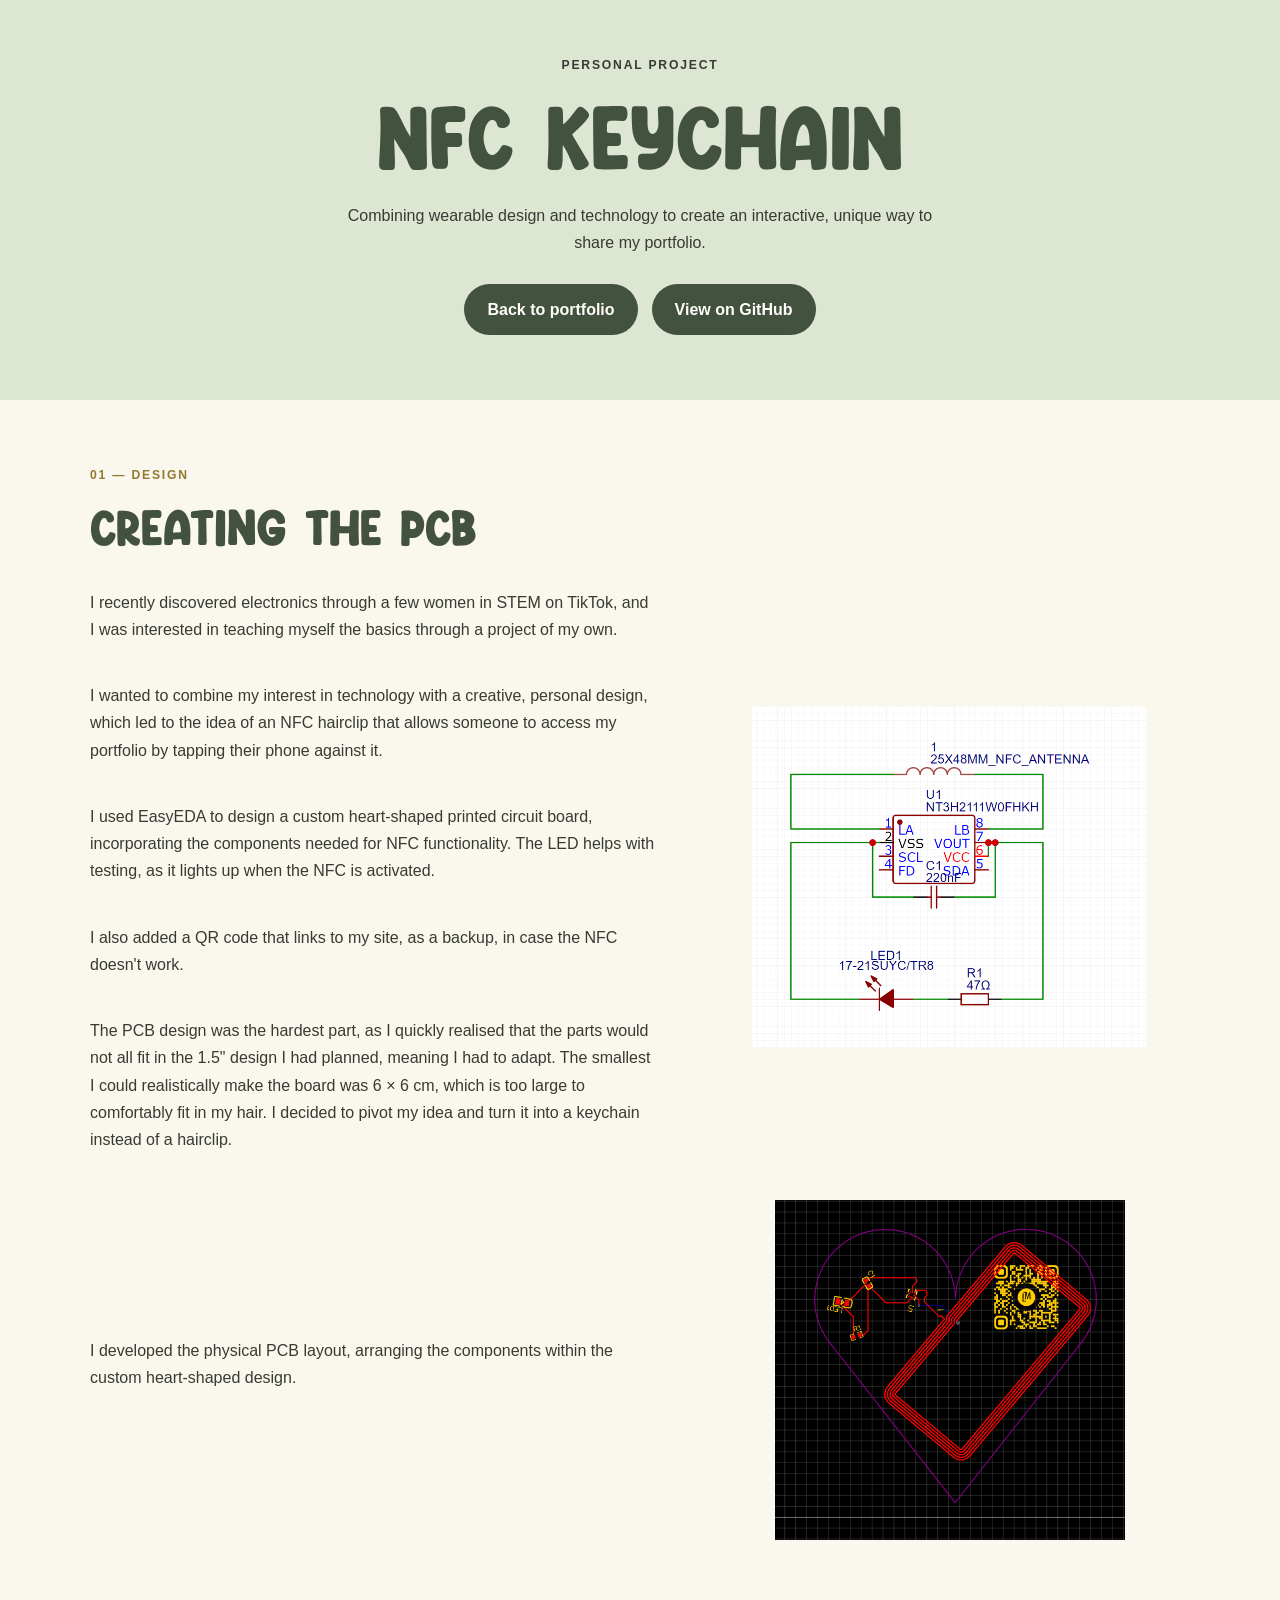
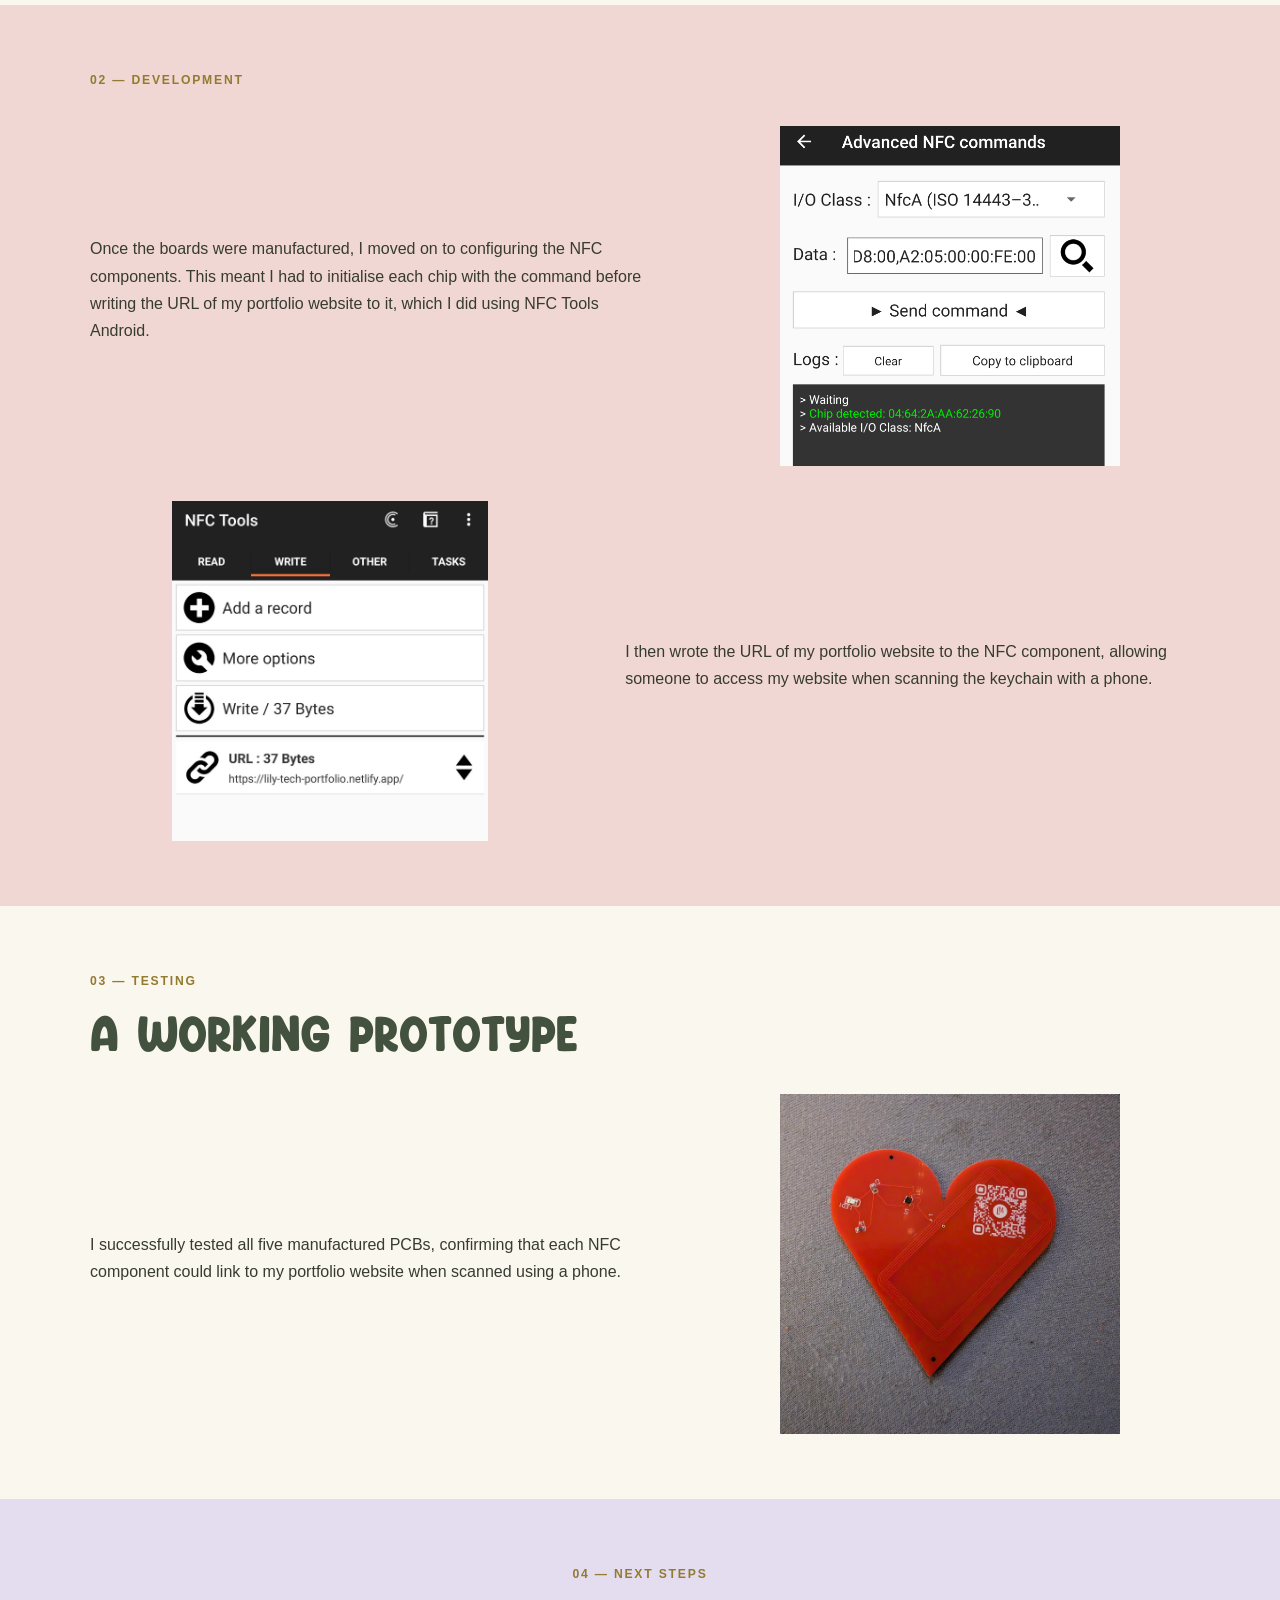
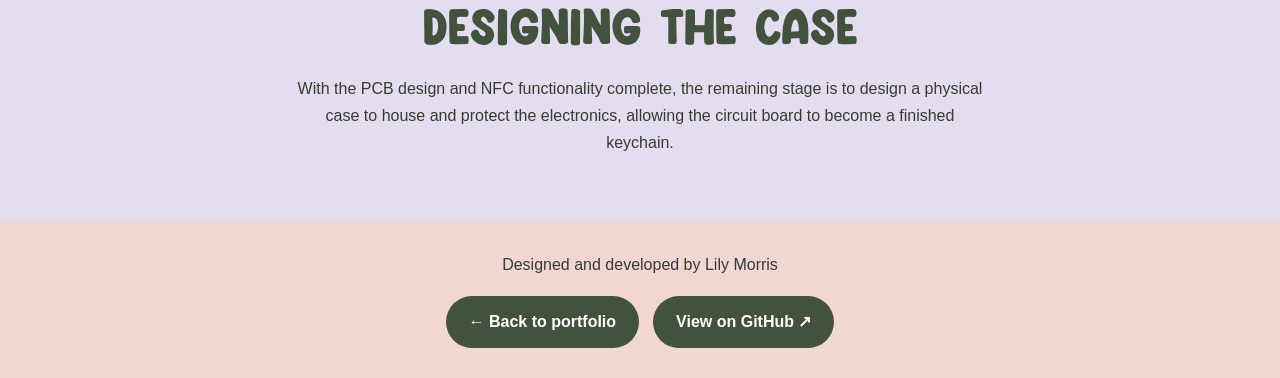
<file: nfc-hairclip.html>
<!DOCTYPE html>
<html lang="en">
<head>
    <meta charset="UTF-8">
    <meta name="viewport" content="width=device-width, initial-scale=1.0">
    <meta name="description" content="A wearable NFC keychain project combining PCB design, NFC technology and creative development.">
    <title>Lily | NFC Keychain Project</title>

    <link rel="stylesheet" href="style.css">
</head>

<body>

    <header class="project-header">
        <p class="eyebrow">PERSONAL PROJECT</p>
        <h1>NFC Keychain</h1>

        <p>
            Combining wearable design and technology to create
            an interactive, unique way to share my portfolio.
        </p>

        <div class="project-actions">
            <a href="index.html" class="button">Back to portfolio</a>

            <a href="https://github.com/LilySky22/LilyPortfolio/tree/main"
               class="button"
               target="_blank"
               rel="noopener noreferrer">
                View on GitHub
            </a>
        </div>
    </header>

    <main>

        <section class="project-section">
            <p class="eyebrow">01 — DESIGN</p>
            <h2>Creating the PCB</h2>

            <div class="project-content-row">
                <div>
                    <p>
                        I recently discovered electronics through a few
                        women in STEM on TikTok, and I was interested in
                        teaching myself the basics through a project of my own.
                    </p>
                    <br>
                    <p>
                        I wanted to combine my interest in technology with
                        a creative, personal design, which led to the idea
                        of an NFC hairclip that allows someone to
                        access my portfolio by tapping their phone against it.
                    </p>
                    <br>
                    <p>
                        I used EasyEDA to design a custom heart-shaped
                        printed circuit board, incorporating the components
                        needed for NFC functionality. The LED helps with testing,
                        as it lights up when the NFC is activated.
                    </p>
                    <br>
                    <p>
                        I also added a QR code that links to my site, as a backup,
                        in case the NFC doesn't work.
                    </p>
                    <br>
                    <p>
                        The PCB design was the hardest part, as I quickly realised
                        that the parts would not all fit in the 1.5" design I had
                        planned, meaning I had to adapt. The smallest I could realistically
                        make the board was 6 × 6 cm, which is too large to comfortably fit in
                        my hair. I decided to pivot my idea and turn it into a keychain
                        instead of a hairclip.
                    </p>
                </div>

                <div class="project-image">
                    <img src="photos/EasyEDASchematic.png" alt="Circuit schematic designed in EasyEDA">
                </div>
            </div>

            <div class="project-content-row">
                <div>
                    <p>
                        I developed the physical PCB layout, arranging
                        the components within the custom heart-shaped design.
                    </p>
                </div>

                <div class="project-image">
                    <img src="photos/EasyEDAPCB.png"
                         alt="Custom heart-shaped PCB layout in EasyEDA">
                </div>
            </div>
        </section>

        <section class="project-section">
            <p class="eyebrow">02 — DEVELOPMENT</p>

            <div class="project-content-row">
                <div>
                    <p>
                        Once the boards were manufactured, I moved on
                        to configuring the NFC components. This meant
                        I had to initialise each chip with the command
                        before writing the URL of my portfolio website to it,
                        which I did using NFC Tools Android.
                    </p>
                </div>

                <div class="project-image">
                    <img src="photos/NFCInitial.png"
                         alt="Initialising the NFC component">
                </div>
            </div>

            <div class="project-content-row">
                <div>
                    <p>
                        I then wrote the URL of my portfolio website
                        to the NFC component, allowing someone to access
                        my website when scanning the keychain with a phone.
                    </p>
                </div>

                <div class="project-image">
                    <img src="photos/NFCWrite.jpeg"
                         alt="Writing the portfolio website URL to the NFC">
                </div>
            </div>
        </section>

        <section class="project-section">
            <p class="eyebrow">03 — TESTING</p>
            <h2>A Working Prototype</h2>

            <div class="project-content-row">
                <div>
                    <p>
                        I successfully tested all five manufactured PCBs,
                        confirming that each NFC component could link
                        to my portfolio website when scanned using a phone.
                    </p>
                </div>

                <div class="project-image">
                    <img src="photos/PhysicalBoard.jpeg"
                         alt="Physical manufactured NFC PCB">
                </div>
            </div>
        </section>

        <section class="project-section">
            <p class="eyebrow">04 — NEXT STEPS</p>
            <h2>Designing the Case</h2>

            <p>
                With the PCB design and NFC functionality complete,
                the remaining stage is to design a physical case
                to house and protect the electronics, allowing
                the circuit board to become a finished keychain.
            </p>
        </section>

    </main>

    <footer class="project-footer">
        <p>Designed and developed by Lily Morris</p>

        <div class="project-actions">
            <a href="index.html" class="button">← Back to portfolio</a>

            <a href="https://github.com/LilySky22/LilyPortfolio/tree/main"
               class="button"
               target="_blank"
               rel="noopener noreferrer">
                View on GitHub ↗
            </a>
        </div>
    </footer>

</body>
</html>
</file>
<file: style.css>
/* Colours and fonts */

:root {
    --cream: #FAF7EE;
    --butter: #F3E7A8;
    --sage: #DCE6D1;
    --pink: #F0D7D3;
    --lilac: #E4DDF0;
    --blue: #D5E7E5;
    --olive: #43513F;
    --text: #373B32;
    --white: #FFFEFA;

    --font-heading: "Lemon Days", sans-serif;
    --font-rounded: "Quicksand", sans-serif;
    --font-body: "Quicksand", sans-serif;
}

/* Custom font */

@font-face {
    font-family: "Lemon Days";
    src: url("fonts/Lemon Days.ttf") format("truetype");
    font-weight: normal;
    font-style: normal;
}

/* Basic */

* {
    box-sizing: border-box;
    margin: 0;
    padding: 0;
}

html {
    scroll-behavior: smooth;
    scroll-padding-top: 90px;
}

body {
    background: var(--cream);
    color: var(--text);
    font-family: var(--font-body);
    font-size: 16px;
    line-height: 1.7;
}

a {
    color: inherit;
    text-decoration: none;
}

h1,
h2,
h3 {
    line-height: 1.2;
    color: var(--olive);
}

h1,
h2 {
    font-family: var(--font-heading);
    font-weight: normal;
}

h3,
nav,
.button,
.eyebrow {
    font-family: var(--font-rounded);
    font-weight: 700;
}

.section h2 {
    font-size: clamp(2rem, 3vw, 2.6rem);
    margin-bottom: 24px;
    line-height: 1.2;
}

/* Navigation */

.site-header {
    position: sticky;
    top: 0;
    z-index: 10;

    display: flex;
    align-items: center;
    justify-content: space-between;
    gap: 24px;

    padding: 18px 7%;
    background: rgba(250, 247, 238, 0.94);
    border-bottom: 1px solid rgba(67, 81, 63, 0.1);
    backdrop-filter: blur(12px);
}

.logo {
    color: var(--olive);
    font-size: 1.45rem;
    font-weight: 700;
    letter-spacing: -0.5px;
}

.logo span {
    color: #ffe176;
}

nav {
    display: flex;
    flex-wrap: wrap;
    gap: 24px;
    font-size: 0.9rem;
}

nav a {
    transition: color 0.2s ease;
}

nav a:hover {
    color: #927A30;
}

/* Full-width main sections */

.section {
    width: 100%;
    margin: 0;
    padding: clamp(44px, 6vw, 76px)
             max(6%, calc((100% - 1120px) / 2));
    border-radius: 0;
    scroll-margin-top: 100px;
}

/* Hero */

.hero {
    min-height: 520px;

    display: grid;
    grid-template-columns: 1fr 1fr;
    align-items: center;
    gap: 40px;

    background: var(--sage);
    border-radius: 0;
}

.hero-text h1 {
    font-size: clamp(2.8rem, 6vw, 5rem);
    margin: 12px 0 20px;
}

.hero-text > p:not(.eyebrow) {
    margin-bottom: 28px;
}

.eyebrow {
    font-size: 0.76rem;
    letter-spacing: 1.8px;
    text-transform: uppercase;
    margin-bottom: 14px;
}

/* Photo of me */

.hero-photo {
    display: block;
    width: min(100%, 320px);
    aspect-ratio: 1 / 1;
    justify-self: center;
    overflow: hidden;
    border-radius: 43% 57% 49% 51% / 48% 42% 58% 52%;
    background: var(--butter);
    box-shadow: 6px 6px 0 rgba(53, 70, 50, 0.12);
    transform: rotate(-2deg);
}

.hero-photo img {
    display: block;
    width: 100%;
    height: 100%;
    object-fit: cover;
    object-position: center;
    transform: rotate(2deg) scale(1.06);
}

/* Buttons */

.button {
    display: inline-flex;
    align-items: center;
    justify-content: center;

    padding: 12px 23px;
    border-radius: 100px;

    background: var(--olive);
    color: var(--white);

    transition: transform 0.2s ease,
                background 0.2s ease;
}

.button:hover {
    transform: translateY(-3px);
    background: #596C51;
}

/* About */

.about {
    background: var(--pink);
}

/* Education */

.education {
    background: var(--lilac);
}

/* Experience */

.experience {
    background: var(--butter);
}

/* Projects */

.projects {
    background: var(--blue);
}

.project-grid {
    display: grid;
    grid-template-columns: repeat(2, minmax(0, 1fr));
    gap: 20px;
}

/* Achievements */

.achievements {
    background: var(--sage);
}

.achievement-intro {
    max-width: 650px;
    margin-bottom: 28px;
}

.achievement-grid {
    display: grid;
    grid-template-columns: repeat(2, minmax(0, 1fr));
    gap: 20px;
}

/* Individual achievement cards */

.achievement-card {
    padding: 26px;
    background: var(--white);
    border-radius: 38px 48px 34px 44px /
                   32px 38px 46px 36px;
    box-shadow: 0 5px 18px rgba(67, 81, 63, 0.045);
}

.achievement-card h3 {
    margin-bottom: 10px;
}

.achievement-card p {
    font-size: 0.95rem;
}

/* Content bubbles */

.content-card {
    position: relative;
    padding: 26px;

    background: var(--white);
    border: none;

    border-radius: 38px 48px 34px 44px /
                   32px 38px 46px 36px;

    box-shadow: 0 5px 18px rgba(67, 81, 63, 0.045);

    transition: transform 0.2s ease,
                box-shadow 0.2s ease;
}

.content-card:hover {
    transform: translateY(-2px);
    box-shadow: 0 8px 22px rgba(67, 81, 63, 0.08);
}

.content-card h3 {
    margin: 8px 0 12px;
    font-size: 1.2rem;
}

.project-number {
    font-size: 0.72rem;
    font-weight: 700;
    letter-spacing: 1px;
}

/* Education and experience bubble spacing */

.education-list,
.experience-list {
    display: flex;
    flex-direction: column;
    gap: 14px;
}

/* CV */

.cv-download {
    margin-top: 24px;
    text-align: center;
}

.cv-download p {
    margin: 0 auto 14px;
}

.cv-download .button {
    display: inline-flex;
    justify-content: center;
    align-items: center;
}

/* Contact */

.contact {
    text-align: center;
    background: var(--pink);
}

.contact p {
    margin-left: auto;
    margin-right: auto;
}

.contact a {
    color: inherit;
    text-decoration: underline;
    text-decoration-color: #b6a15c;
    text-underline-offset: 4px;

    transition: color 0.2s ease;
}

.contact a:hover {
    color: #927A30;
}

/* Responsive layout */

@media (max-width: 760px) {
    .site-header {
        align-items: flex-start;
        flex-direction: column;
        padding: 16px 6%;
    }

    nav {
        gap: 12px 18px;
        font-size: 0.82rem;
    }

    .section {
        width: 100%;
        margin: 0;
        padding: 40px 6%;
        border-radius: 0;
    }

    .hero {
        grid-template-columns: 1fr;
        gap: 0;
    }

    .hero-text {
        display: contents;
    }

    .hero-text .eyebrow {
        grid-row: 1;
    }

    .hero-photo {
        grid-row: 2;
        width: min(65%, 220px);
        margin: 8px 0 18px;
        justify-self: start;
    }

    .hero-text h1 {
        grid-row: 3;
        margin-top: 0;
    }

    .hero-text > p:not(.eyebrow) {
        grid-row: 4;
    }

    .hero-text .button {
        grid-row: 5;
        justify-self: start;
    }

    .project-grid,
    .achievement-grid {
        grid-template-columns: 1fr;
    }

    .content-card {
        padding: 22px;
    }

    .photo-placeholder {
        min-height: 240px;
    }
}

/* Reduced motion */

@media (prefers-reduced-motion: reduce) {
    html {
        scroll-behavior: auto;
    }

    *,
    *::before,
    *::after {
        transition-duration: 0.01ms !important;
        animation-duration: 0.01ms !important;
        animation-iteration-count: 1 !important;
    }
}

/* Waves SVG code */

.section {
    position: relative;
    overflow: visible;
    isolation: isolate;
}

.hero,
.about,
.education,
.experience,
.projects,
.achievements {
    padding-bottom: calc(clamp(44px, 6vw, 76px) + 38px);
}

.section-wave {
    position: absolute;
    z-index: 2;
    bottom: -1px;
    left: 0;
    width: 100%;
    height: 45px;
    line-height: 0;
    pointer-events: none;
}

.section-wave svg {
    display: block;
    width: 100%;
    height: 100%;
}

/* NFC PROJECT PAGE */

.project-header {
    position: relative;
    padding: 55px 7% 65px;
    background: var(--sage);
    text-align: center;
}

.project-header h1 {
    font-size: clamp(3rem, 7vw, 5rem);
    margin: 12px 0 18px;
}

.project-header > p:not(.eyebrow) {
    max-width: 600px;
    margin: 0 auto;
}

.project-header .eyebrow {
    margin-bottom: 10px;
}

/* Project Buttons */

.project-actions {
    display: flex;
    justify-content: center;
    flex-wrap: wrap;
    gap: 14px;
    margin-top: 28px;
}

.project-actions .button {
    display: inline-flex;
    align-items: center;
    justify-content: center;
}

/* Project Sections */

.project-section {
    width: 100%;
    max-width: none;
    margin: 0;
    padding: 65px max(7%, calc((100% - 1100px) / 2));
    border-radius: 0;
    box-shadow: none;
}

/* Alternating backgrounds */

.project-section:nth-child(odd) {
    background: var(--cream);
}

.project-section:nth-child(even) {
    background: var(--white);
}

.project-section:nth-child(2) {
    background: var(--pink);
}

.project-section:nth-child(3) {
    background: var(--cream);
}

.project-section:nth-child(4) {
    background: var(--blue);
}

.project-section:last-child {
    background: var(--lilac);
}

.project-section h2 {
    font-size: clamp(2rem, 4vw, 2.8rem);
    margin-bottom: 22px;
}

.project-section .eyebrow {
    color: #927A30;
}

/* Text and Images */

.project-content-row {
    display: grid;
    grid-template-columns: 1fr minmax(250px, 0.85fr);
    align-items: center;
    gap: 55px;
    margin-top: 35px;
}

.project-content-row p {
    margin-bottom: 12px;
}

/* Alternate image positioning */

.project-section:nth-child(2) .project-content-row:nth-of-type(even) {
    grid-template-columns: minmax(250px, 0.85fr) 1fr;
}

.project-section:nth-child(2) .project-content-row:nth-of-type(even) .project-image {
    order: -1;
}

/* Project Images */

.project-image {
    text-align: center;
}

.project-image img {
    display: block;
    width: 100%;
    max-width: 430px;
    max-height: 340px;
    margin: 0 auto;

    object-fit: contain;
    border-radius: 4px;
    background: transparent;
}

.project-image p {
    margin-top: 12px;
    font-size: 0.9rem;
    color: var(--olive);
}

/* Next Steps */

.project-section:last-child {
    text-align: center;
}

.project-section:last-child p:last-child {
    max-width: 700px;
    margin: 0 auto;
}

/* Footer */

.project-footer {
    padding: 30px 7%;
    background: var(--pink);
    text-align: center;
}

.project-footer p {
    margin-bottom: 8px;
}

/* Responsive Layout */

@media (max-width: 760px) {
    .project-header {
        padding: 40px 6% 50px;
    }

    .project-section {
        padding: 45px 7%;
    }

    .project-content-row,
    .project-section:nth-child(2) .project-content-row:nth-of-type(even) {
        grid-template-columns: 1fr;
        gap: 22px;
    }

    .project-section:nth-child(2) .project-content-row:nth-of-type(even) .project-image {
        order: 0;
    }

    .project-image img {
        max-width: 100%;
        max-height: 280px;
    }

    .project-footer {
        padding: 30px 6%;
    }
}
/* Bottom Project Buttons */

.project-actions-bottom {
    padding: 35px 7%;
    margin: 0;
    background: var(--cream);
}
.project-footer .project-actions {
    margin-top: 18px;
}
</file>
